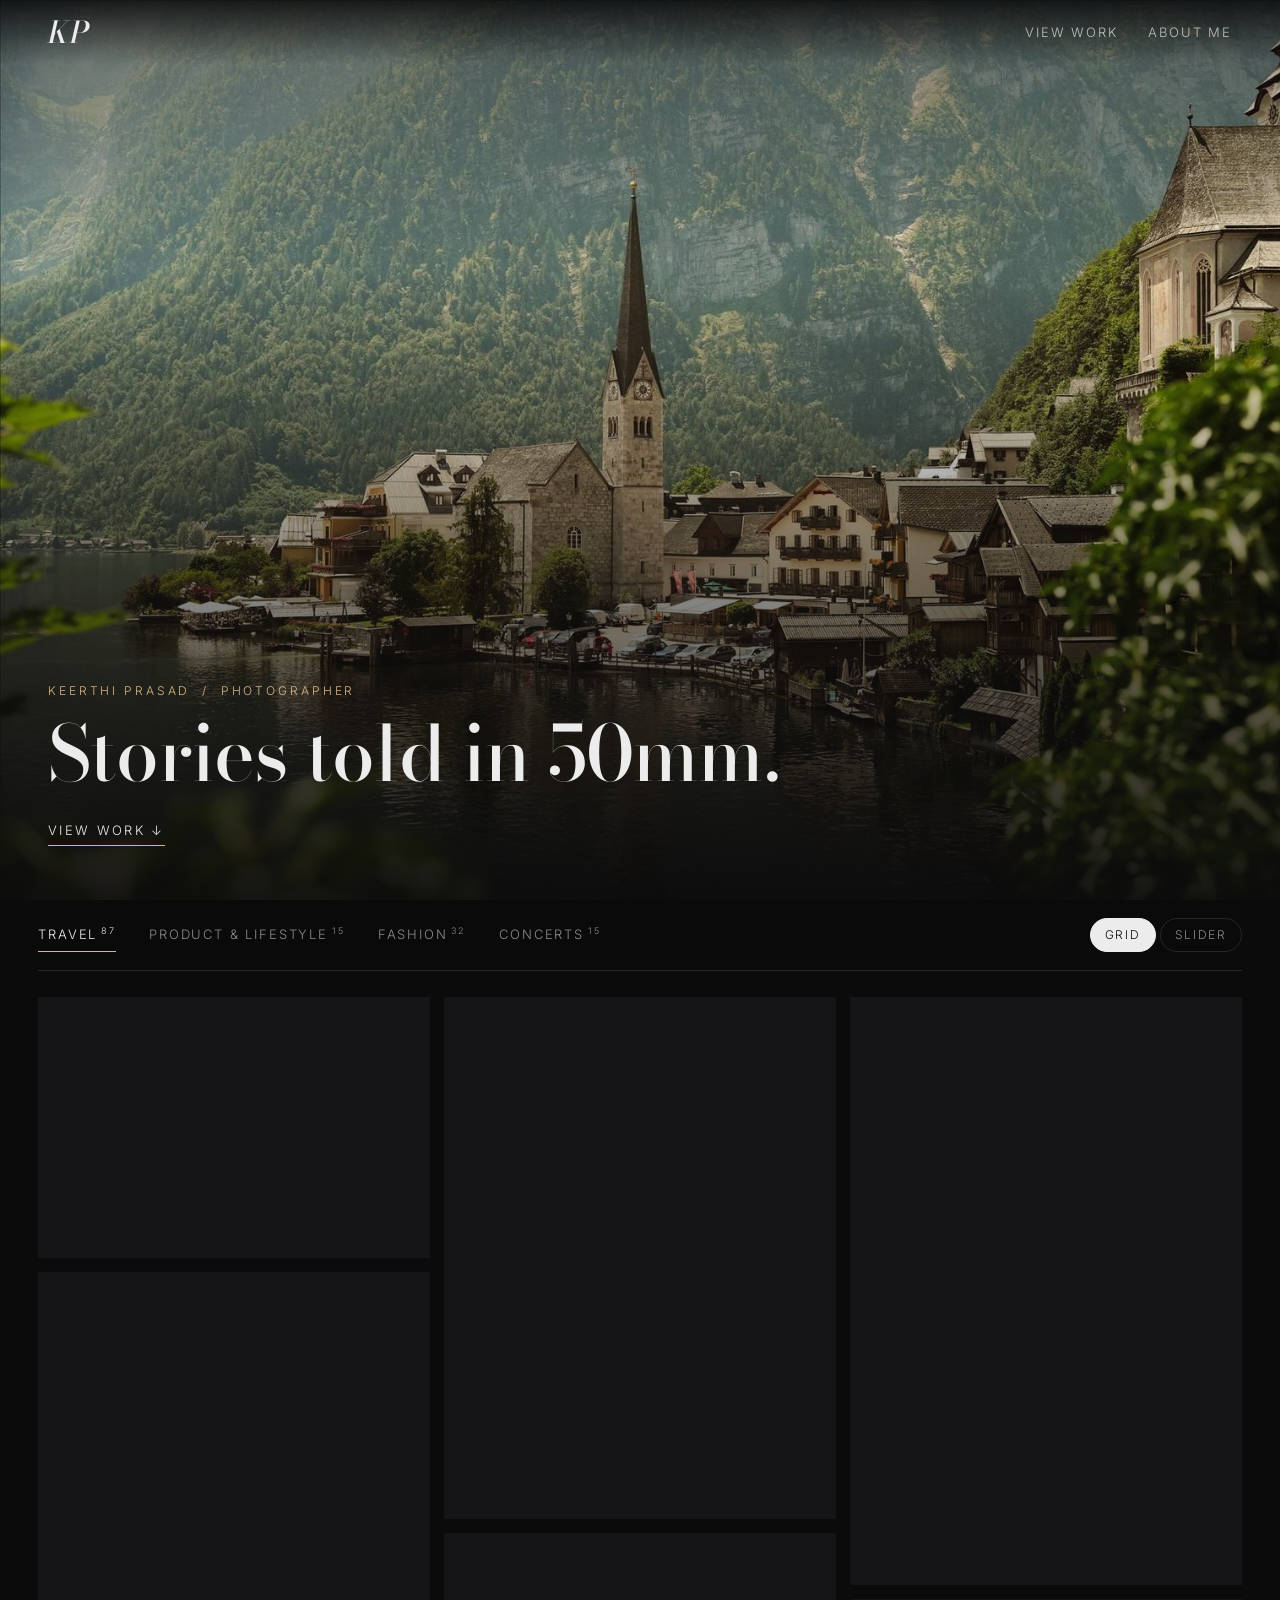
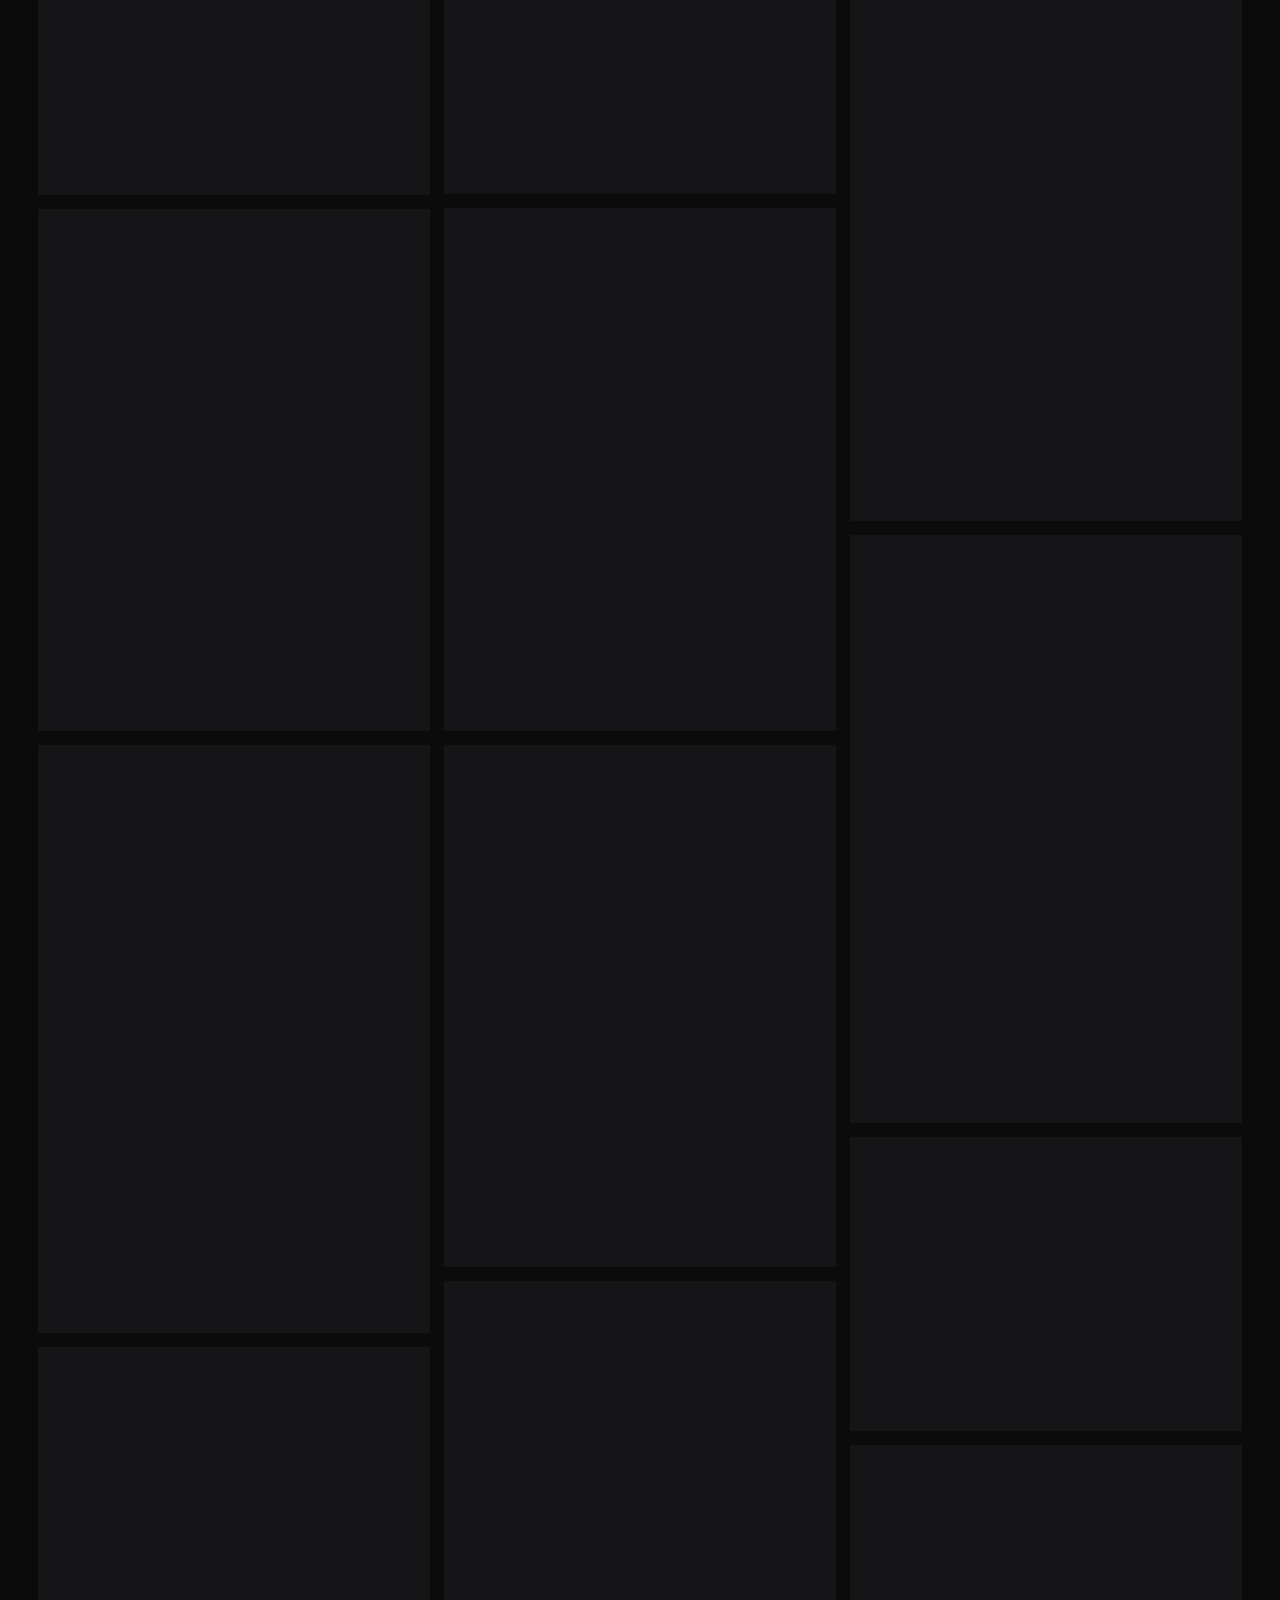
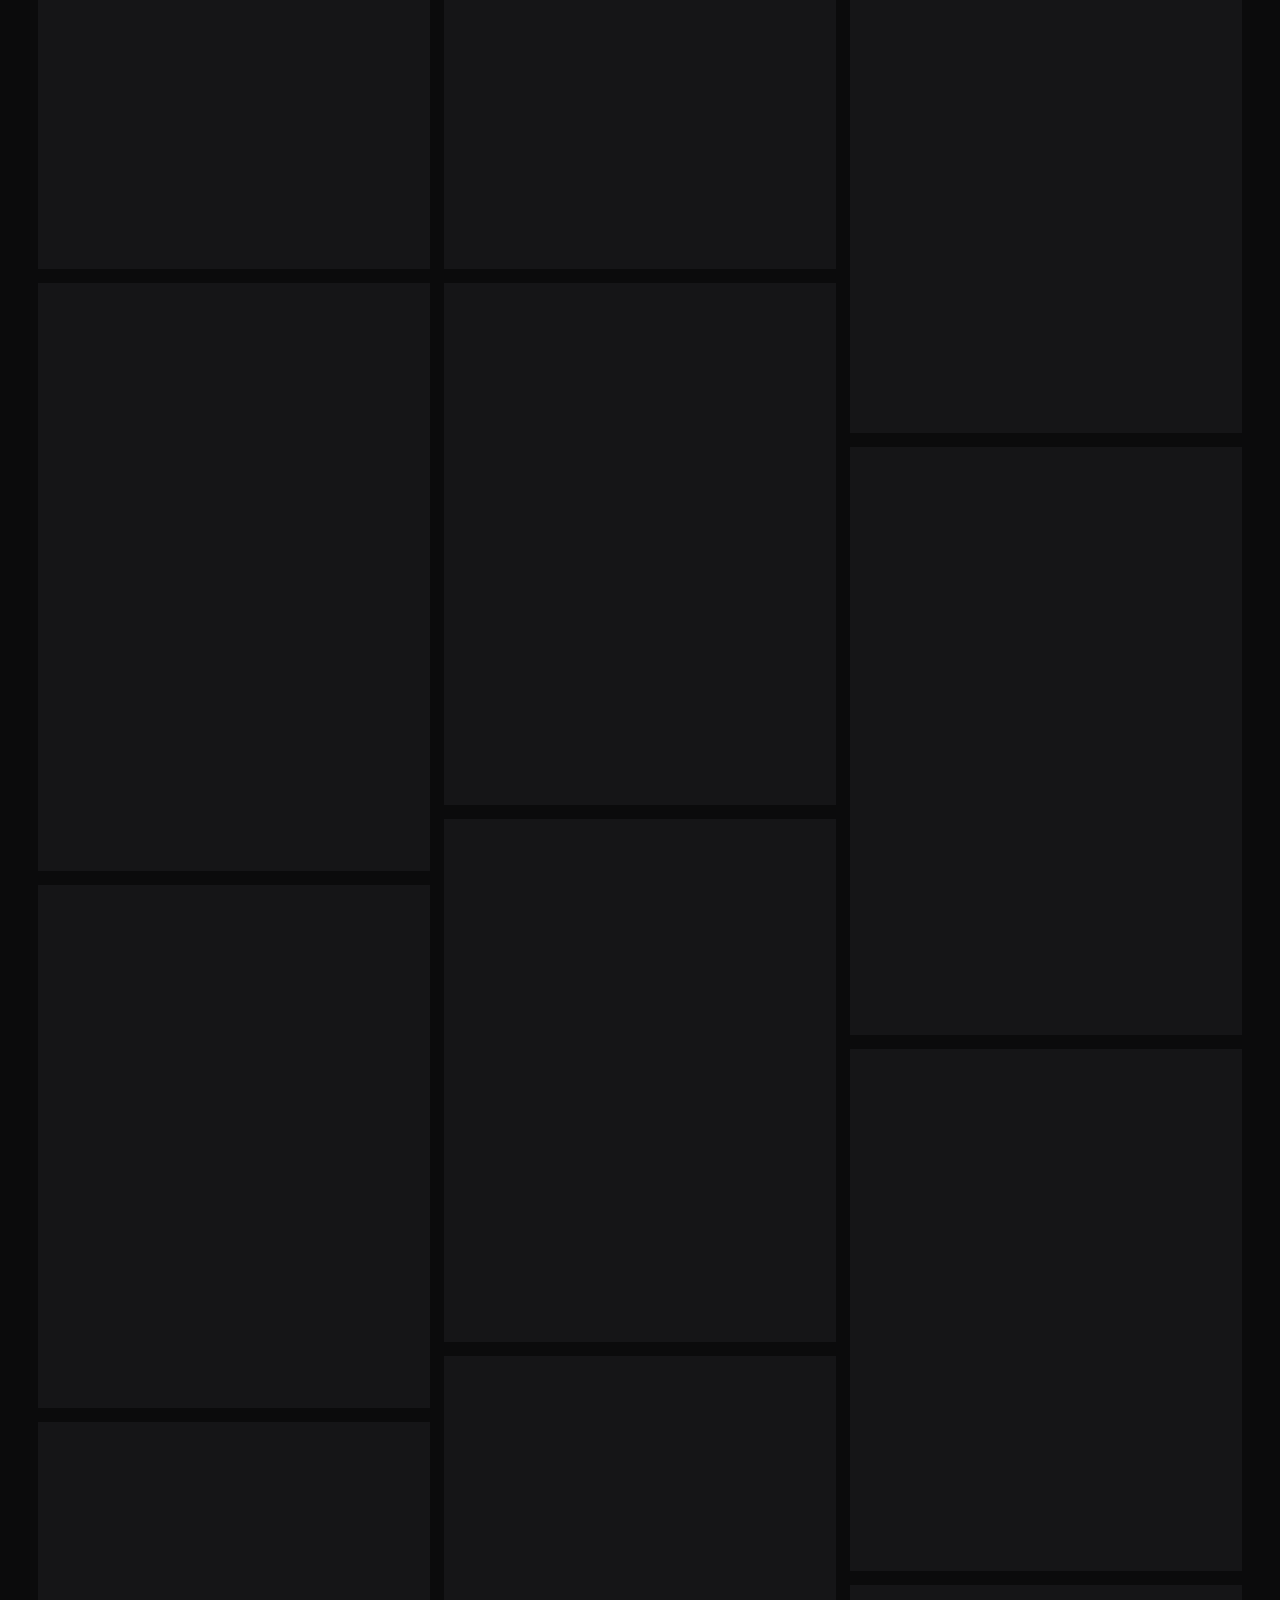
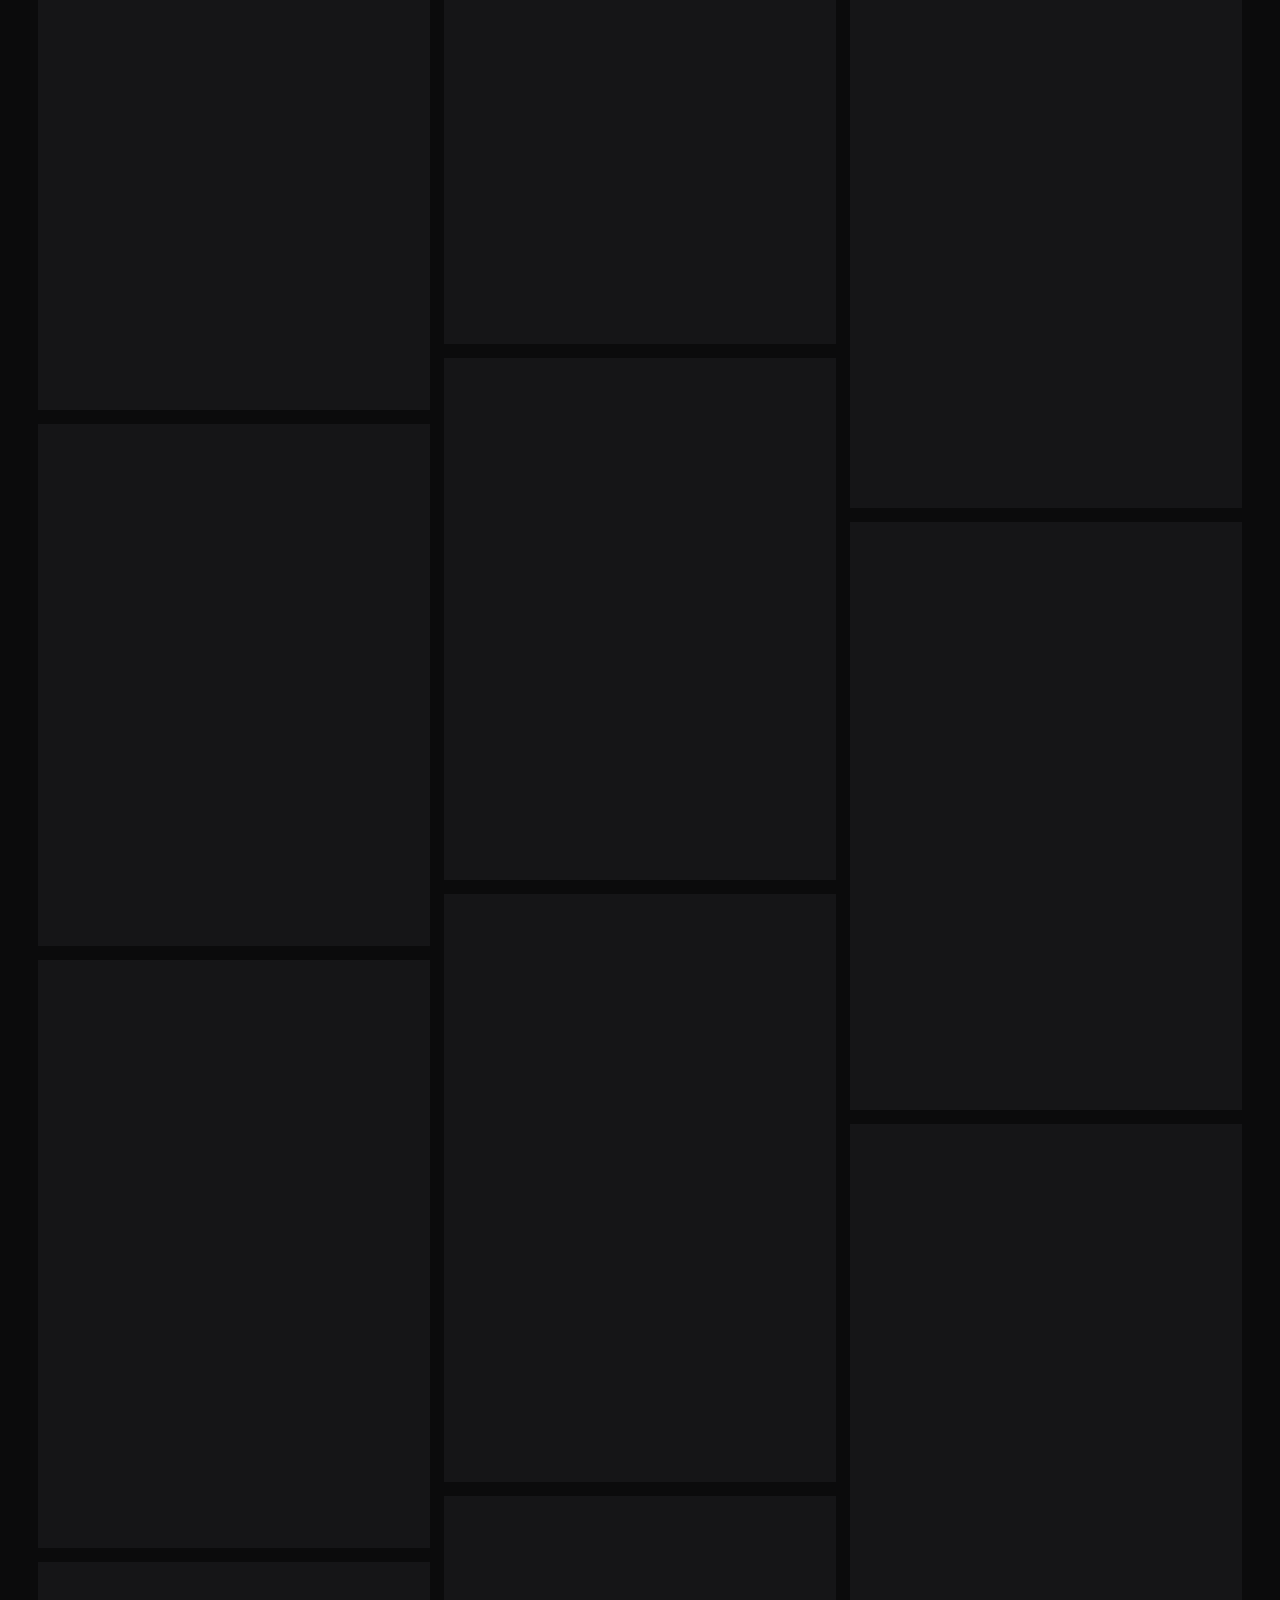
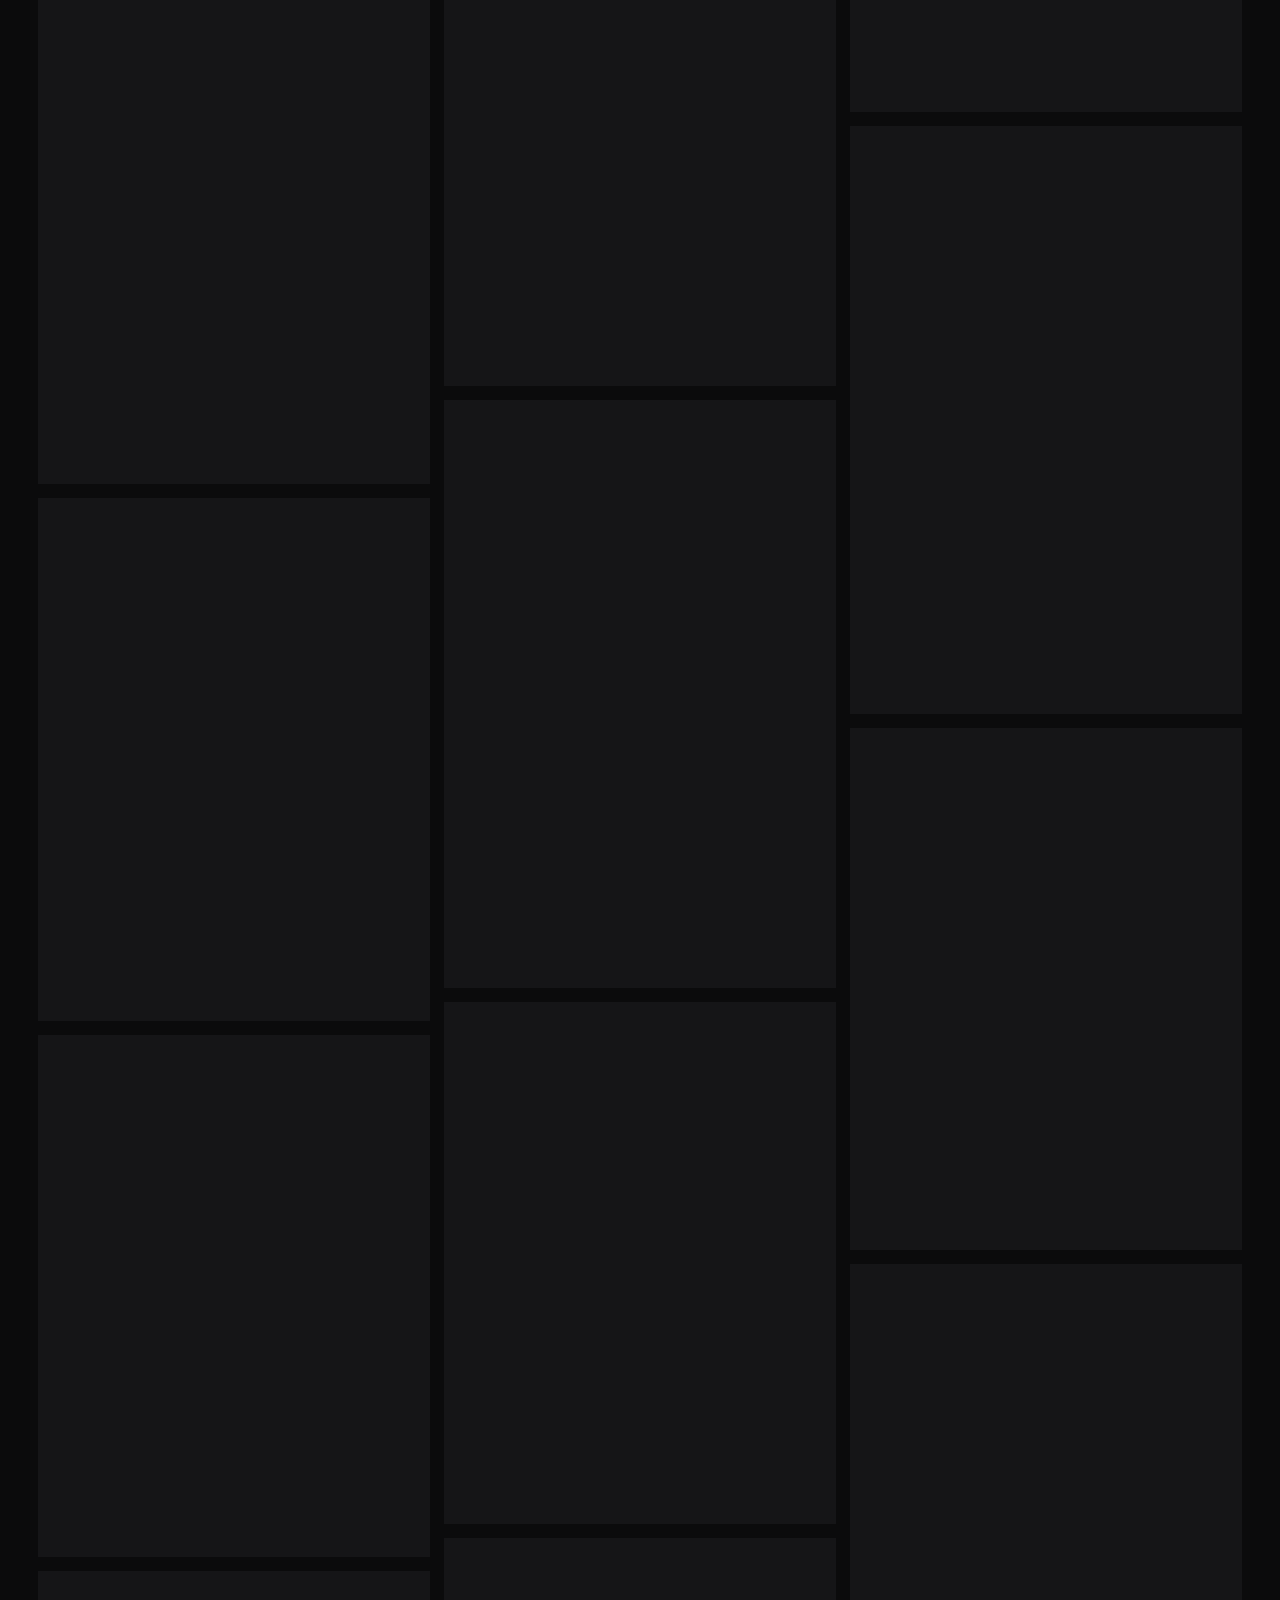
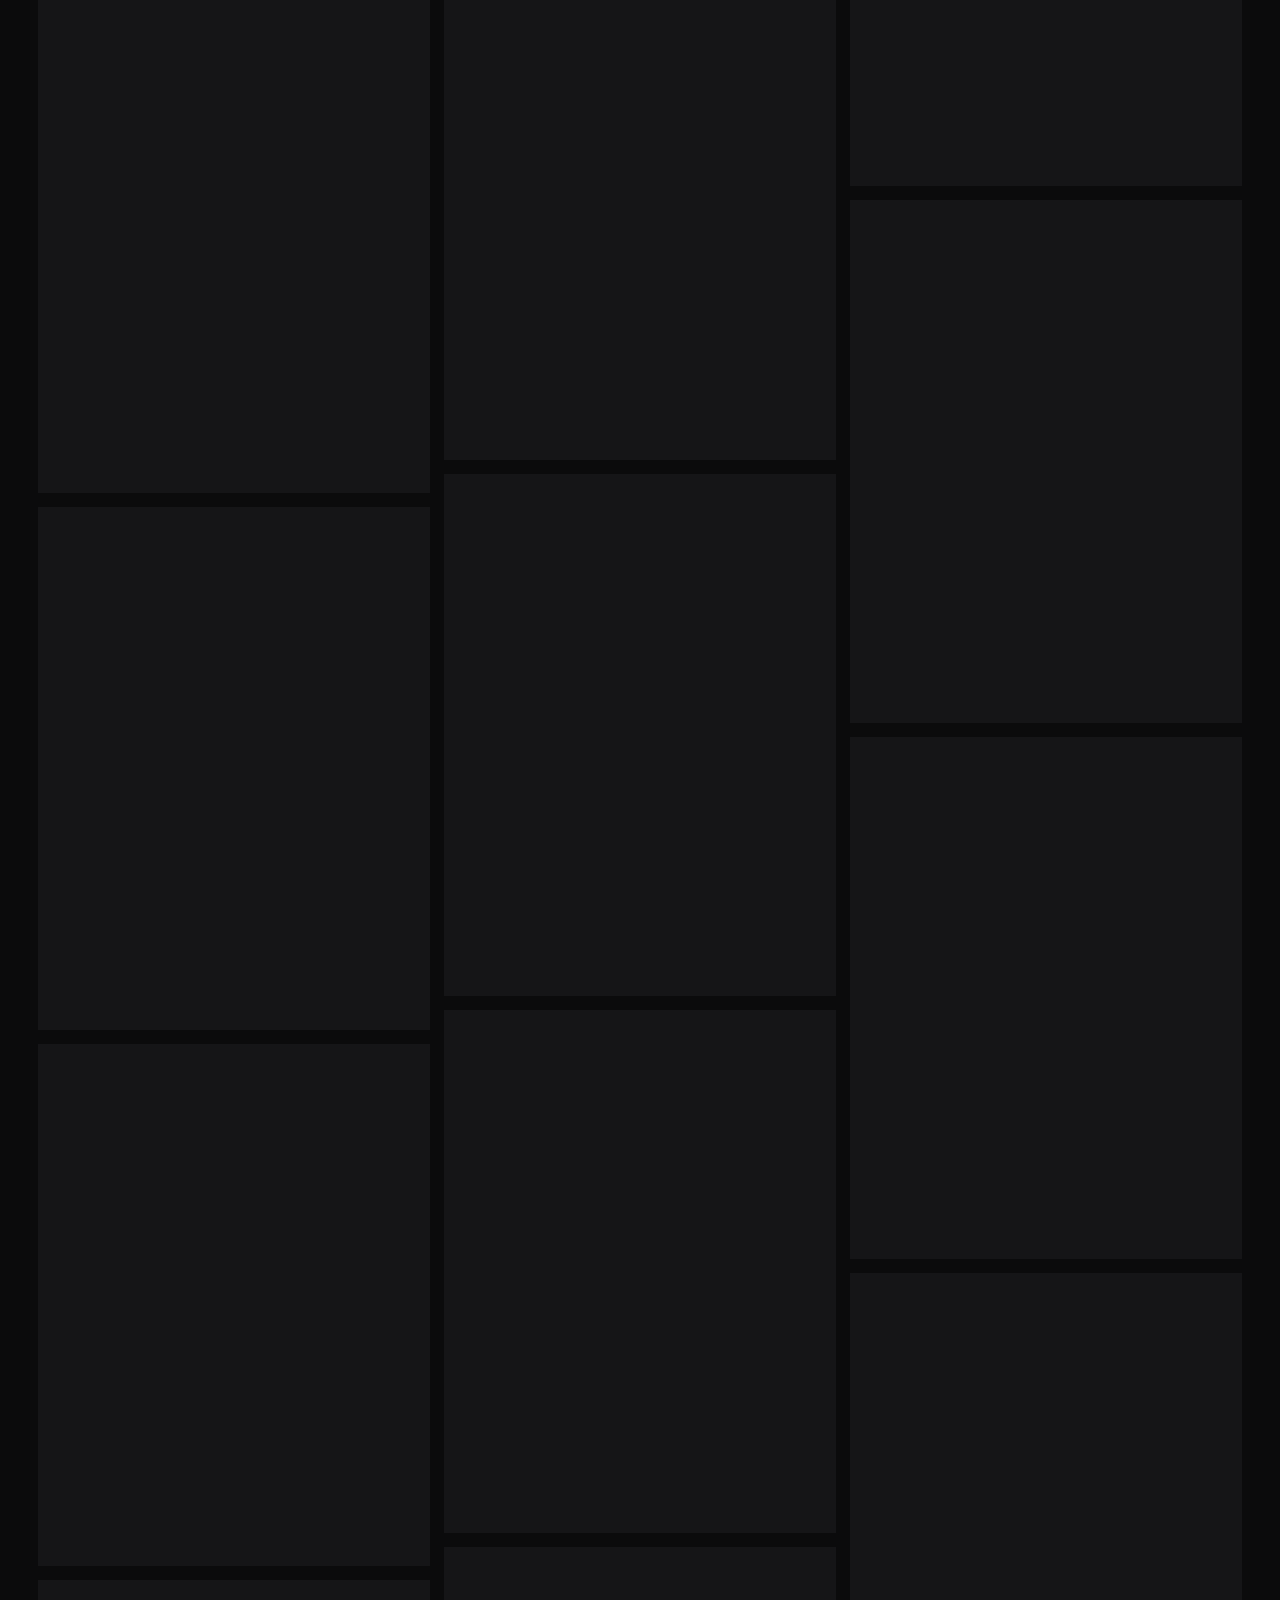
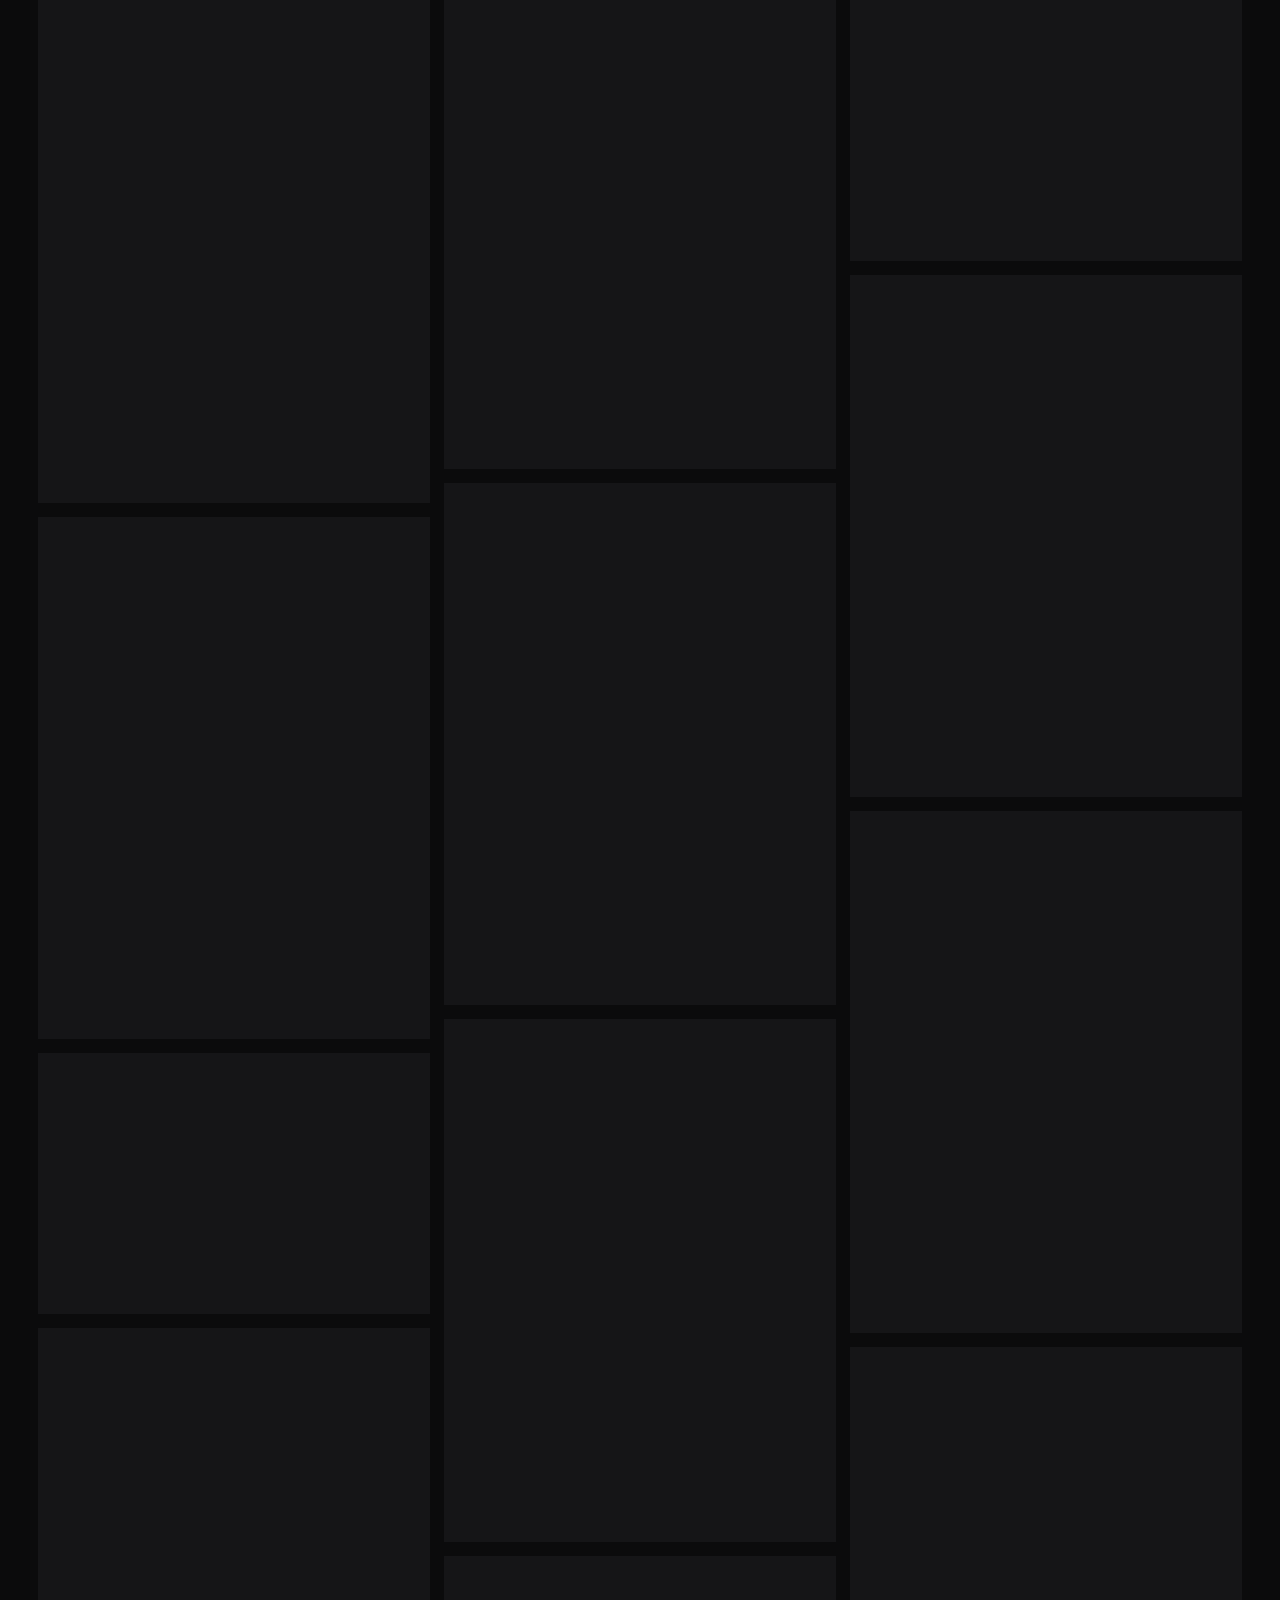
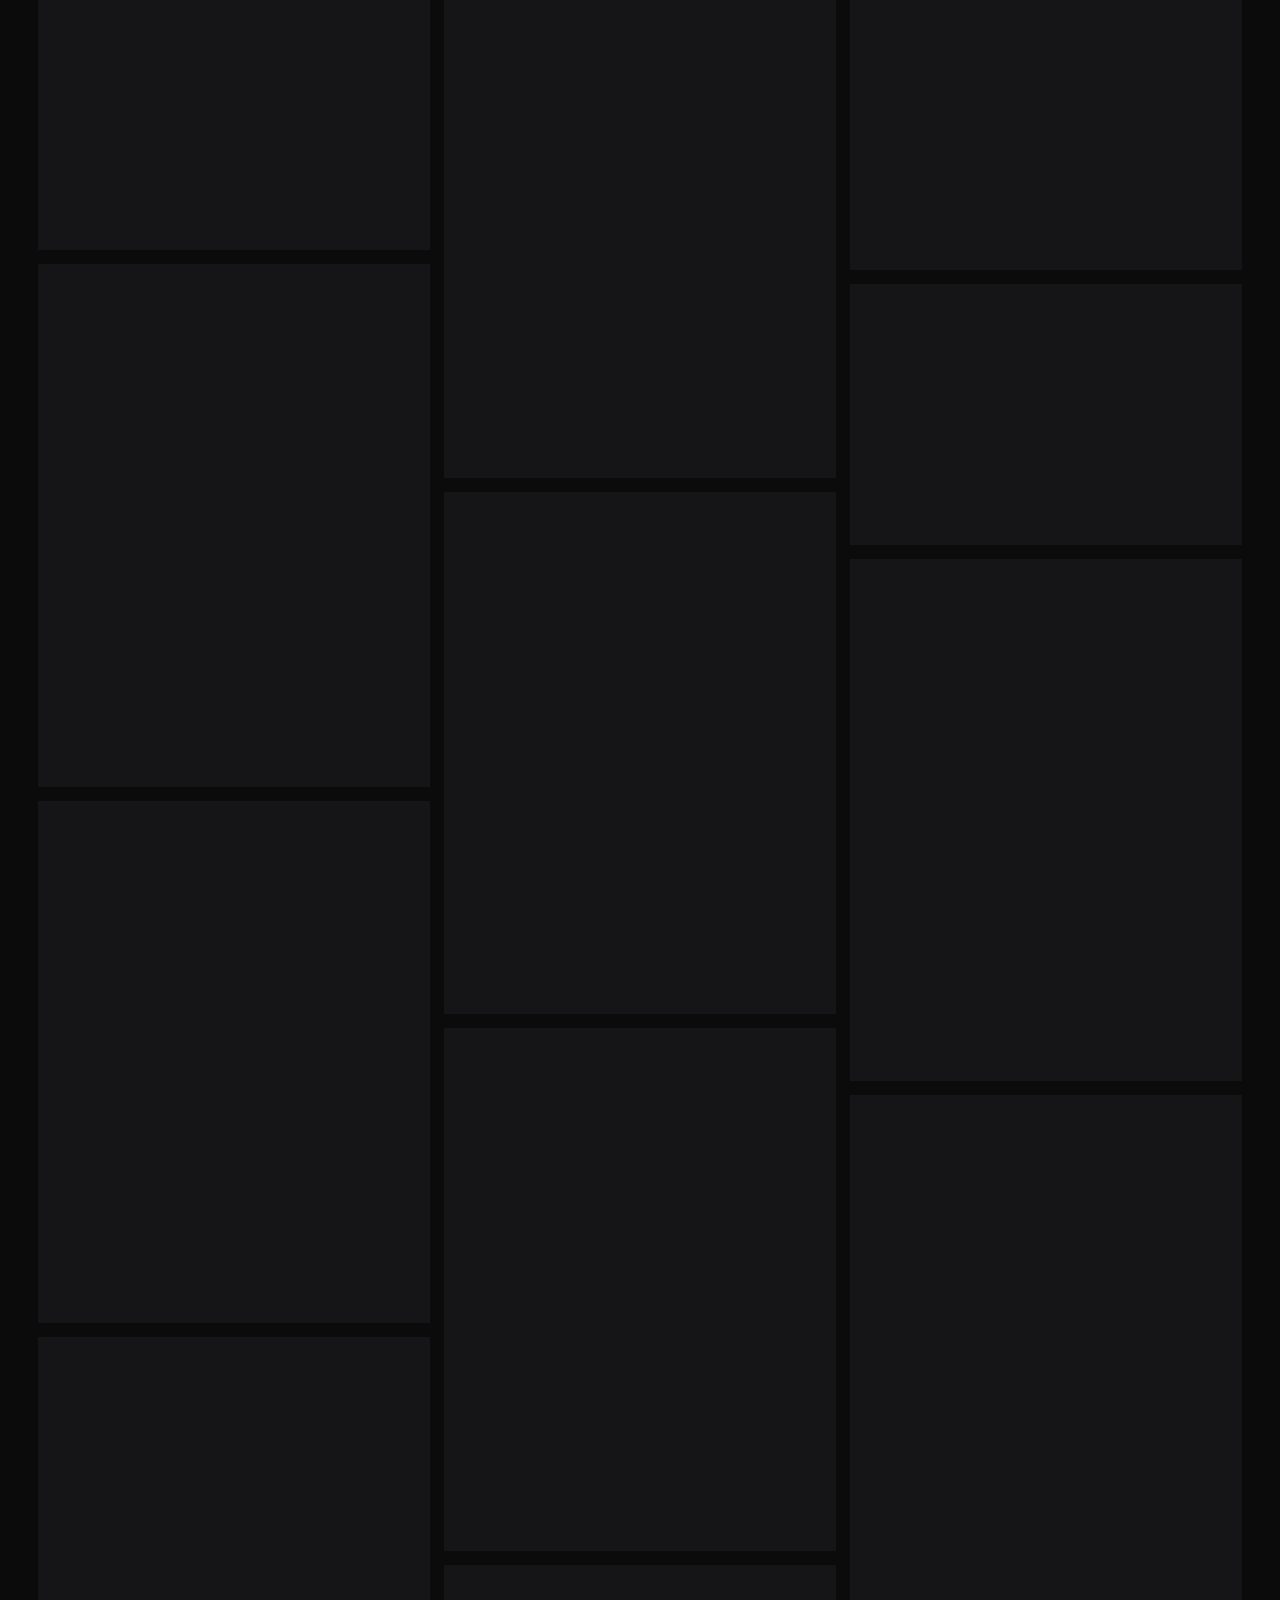
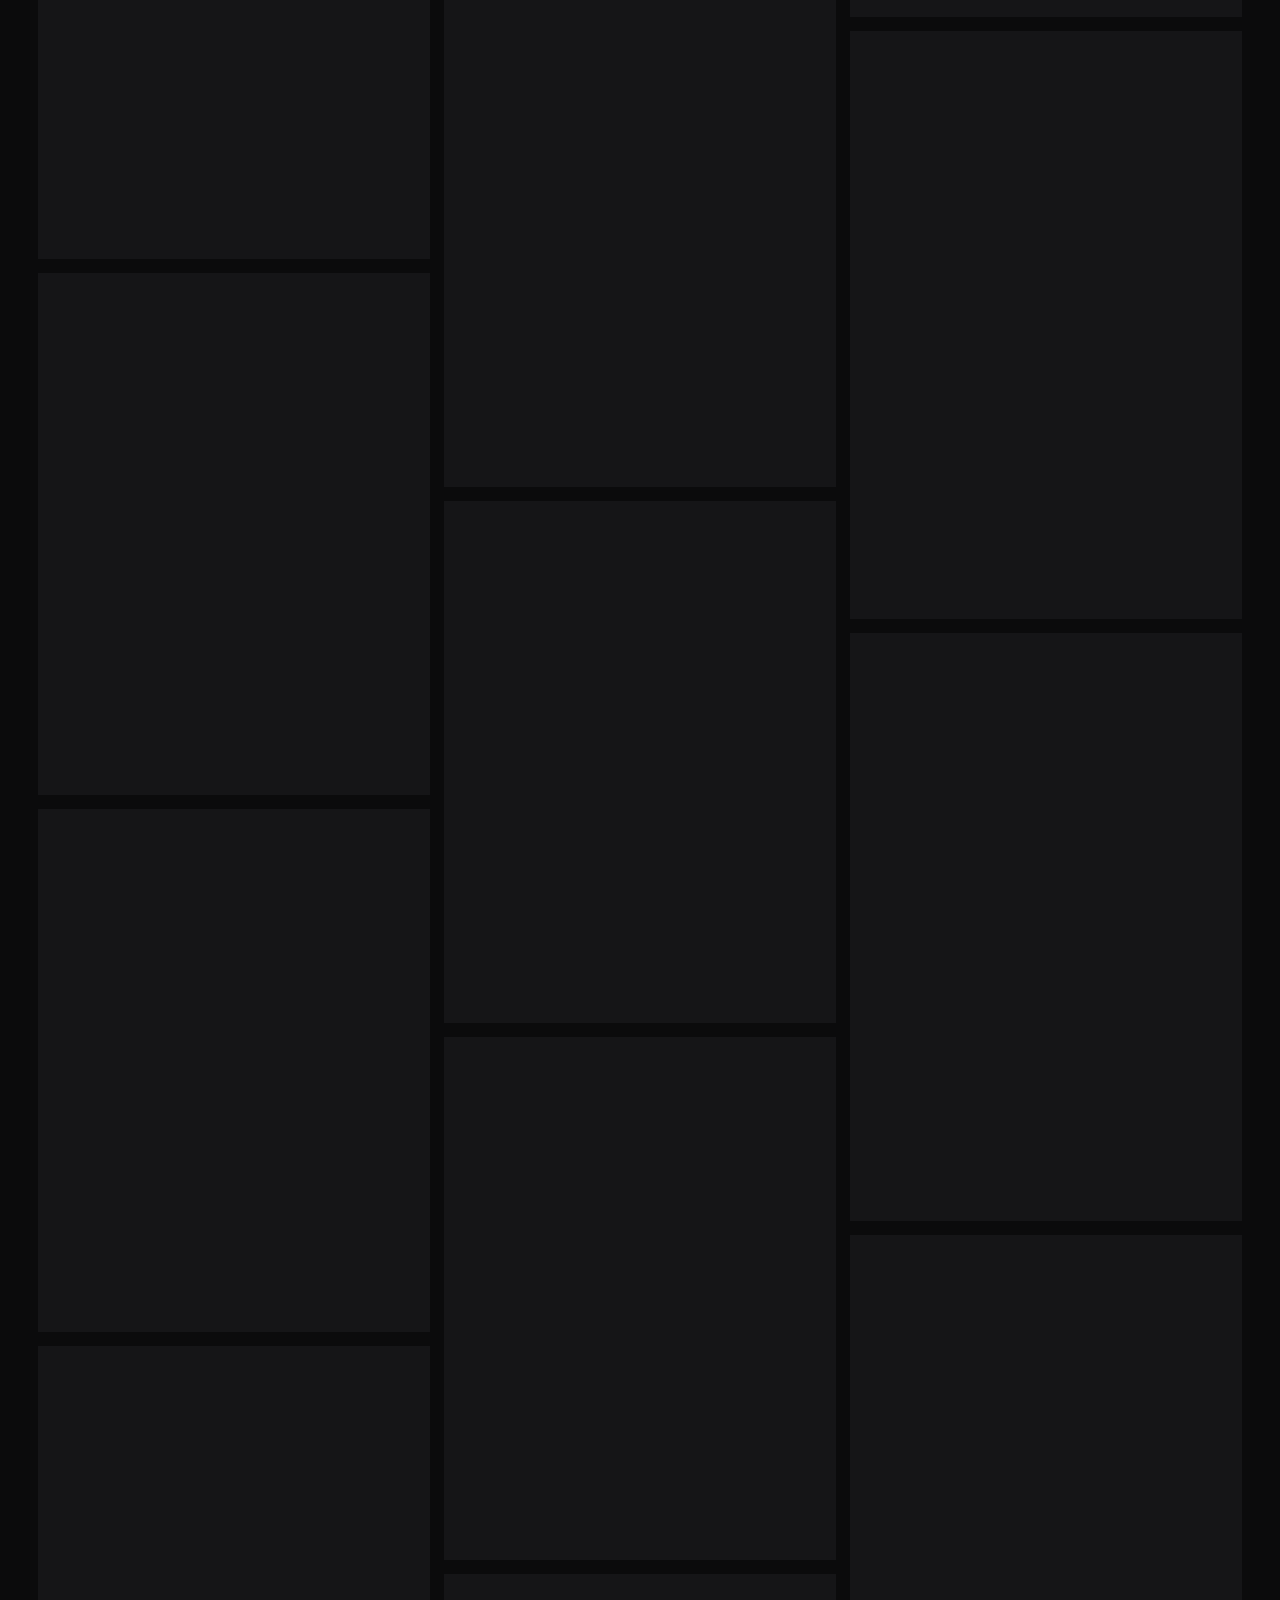
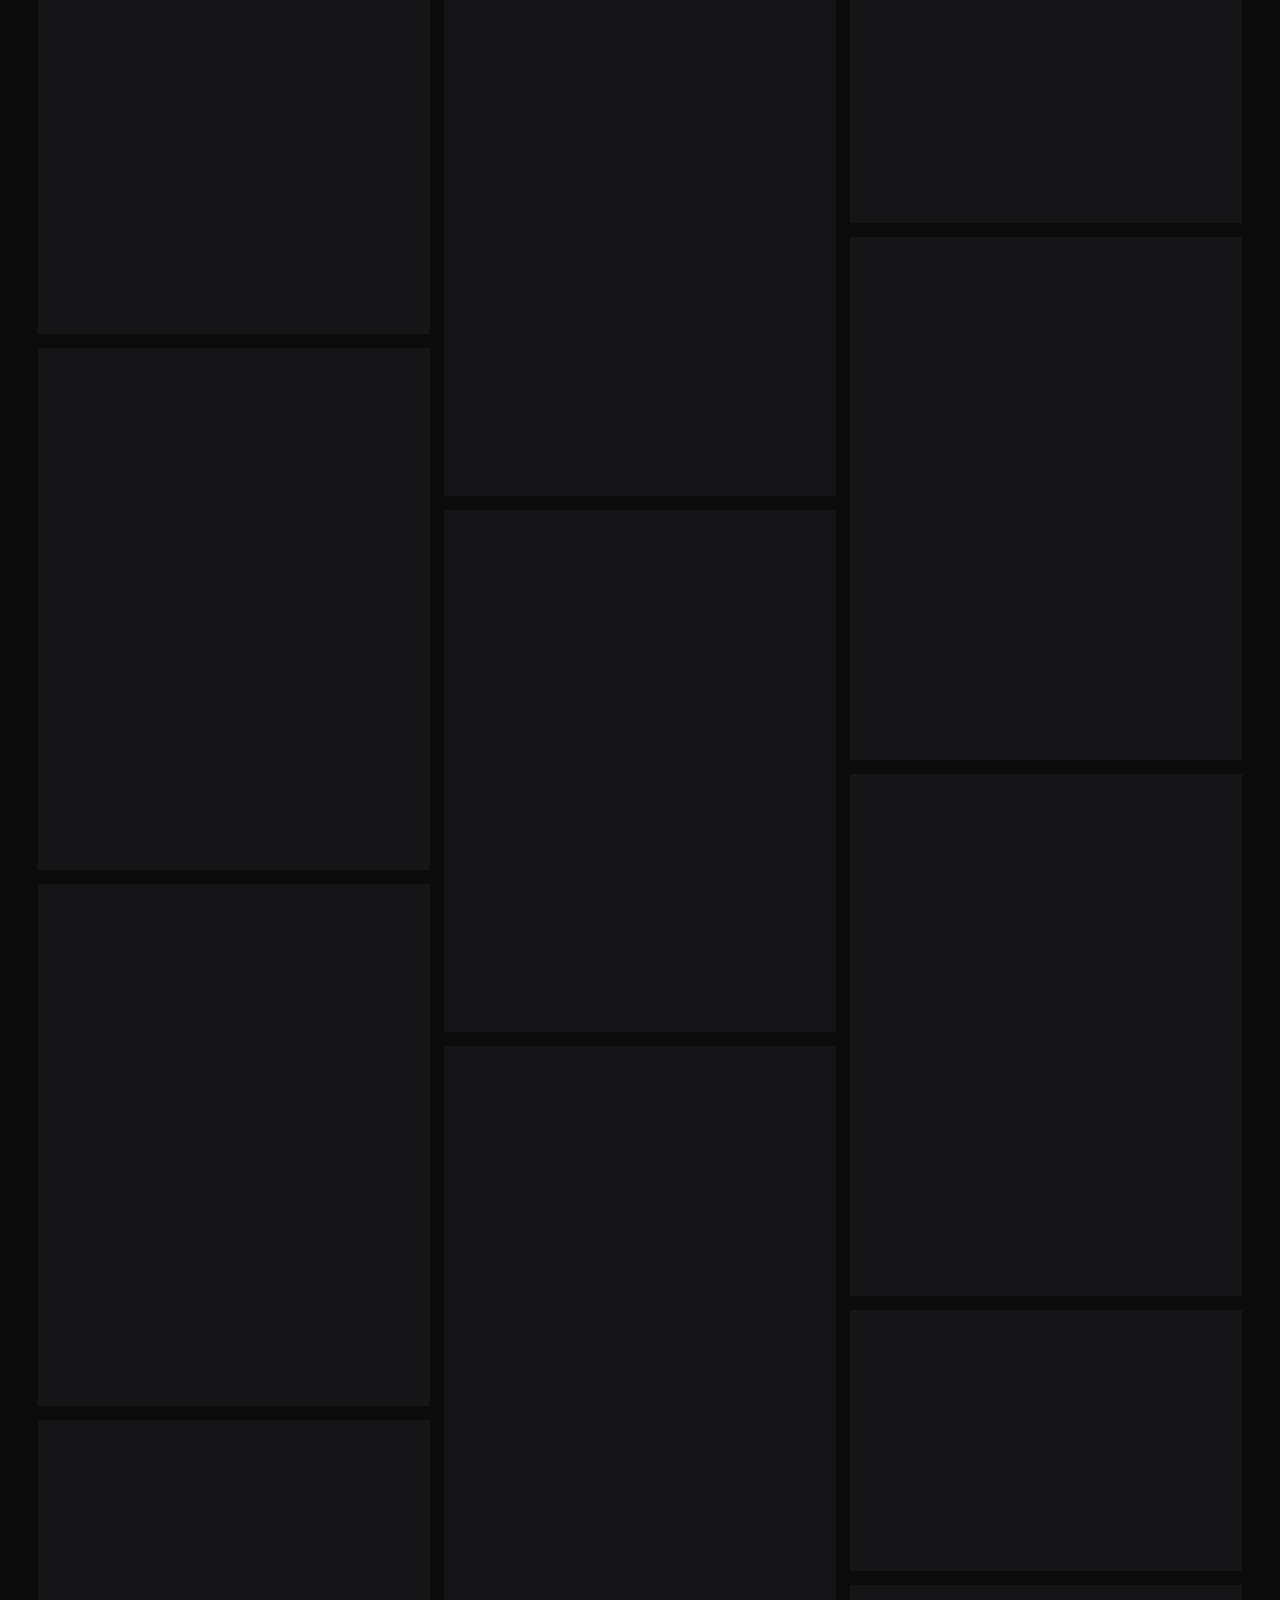
<file: index.html>
<!doctype html>
<html lang="en">
<head>
<meta charset="utf-8">
<meta name="viewport" content="width=device-width,initial-scale=1">
<title>Keerthi Prasad | Photographer</title>
<meta name="description" content="Keerthi Prasad, photographer. Travel, product and lifestyle, fashion and concerts.">
<meta property="og:title" content="Keerthi Prasad | Photographer">
<meta property="og:description" content="Stories told in 50mm. Travel, product and lifestyle, fashion and concerts.">
<meta property="og:type" content="website">
<meta property="og:url" content="https://madan-murali.github.io/50mm-stack/">
<meta property="og:image" content="https://madan-murali.github.io/50mm-stack/og-image.jpg">
<meta property="og:image:width" content="1200">
<meta property="og:image:height" content="630">
<meta property="og:image:alt" content="KP, Keerthi Prasad, photographer">
<meta name="twitter:card" content="summary_large_image">
<meta name="twitter:image" content="https://madan-murali.github.io/50mm-stack/og-image.jpg">
<link rel="icon" href="favicon.ico" sizes="any">
<link rel="icon" type="image/png" sizes="32x32" href="favicon-32.png">
<link rel="apple-touch-icon" href="apple-touch-icon.png">
<link rel="preconnect" href="https://fonts.googleapis.com">
<link rel="preconnect" href="https://fonts.gstatic.com" crossorigin>
<link href="https://fonts.googleapis.com/css2?family=Bodoni+Moda:ital,wght@0,500;1,500&family=Inter:wght@300;400;500&display=swap" rel="stylesheet">
<link rel="stylesheet" href="style.css">
</head>
<body>
<header class="top" id="top">
  <a class="logo" href="#top" aria-label="KP home">KP</a>
  <button class="menu-btn" id="menu-btn" aria-expanded="false" aria-controls="nav">Menu</button>
  <nav id="nav">
    <a href="#work">View work</a>
    <a href="#about">About me</a>
  </nav>
</header>

<section class="hero">
  <div class="reel" id="reel" aria-hidden="true"></div>
  <div class="hero-shade"></div>
  <div class="hero-copy">
    <p class="eyebrow">Keerthi Prasad &nbsp;/&nbsp; Photographer</p>
    <h1>Stories told in 50mm.</h1>
    <a class="cue" href="#work">View work <span>&darr;</span></a>
  </div>
</section>

<section class="work" id="work">
  <div class="bar">
    <div class="tabs" id="tabs" role="tablist"></div>
    <div class="views" id="views">
      <button data-v="grid" class="on" aria-label="Grid view">Grid</button>
      <button data-v="slider" aria-label="Slider view">Slider</button>
    </div>
  </div>
  <div id="stage"></div>
</section>

<section class="about" id="about">
  <div class="about-photo" id="about-photo">
    <img src="img/keerthi.jpg" width="1200" height="1500" loading="lazy" alt="Keerthi Prasad">
  </div>
  <div class="about-copy">
    <p class="eyebrow">About me</p>
    <h2>Hi, I'm Keerthi.</h2>
    <p class="bio">I'm a photographer working across travel, product, fashion and live music. On weekends I shoot for brands and events, and whenever I travel, the camera comes along.</p>
    <p class="cta">Shooting a brand, an event or a trip? Let's talk.</p>
    <dl class="details">
      <div><dt>Email</dt><dd><a href="mailto:keerthiprasad73@gmail.com">keerthiprasad73@gmail.com</a></dd></div>
      <div><dt>Phone</dt><dd><a href="tel:+917204233006">+91 72042 33006</a></dd></div>
      <div><dt>Instagram</dt><dd><a href="https://www.instagram.com/50mmstack/" target="_blank" rel="noopener">@50mmstack</a></dd></div>
    </dl>
  </div>
</section>
<footer><span>&copy; <span id="yr"></span> Keerthi Prasad</span><span>All images are protected. Please ask before using.</span></footer>

<div class="lb" id="lb" hidden>
  <button class="lb-x" aria-label="Close">&times;</button>
  <button class="lb-p" aria-label="Previous">&lsaquo;</button>
  <button class="lb-n" aria-label="Next">&rsaquo;</button>
  <img id="lb-img" alt="">
  <div class="lb-c" id="lb-c"></div>
</div>
<script src="data.js"></script>
<script src="main.js"></script>
</body>
</html>
</file>
<file: style.css>
:root{--hh:64px;--bg:#0b0b0c;--fg:#ececec;--mut:#8b8b90;--acc:#d9b382;--line:#26262a}
*{box-sizing:border-box;margin:0;padding:0}
html{scroll-behavior:smooth;background:var(--bg)}
body{background:var(--bg);color:var(--fg);font:300 16px/1.6 Inter,system-ui,sans-serif;-webkit-font-smoothing:antialiased}
a{color:inherit;text-decoration:none}
button{font:inherit;color:inherit;background:none;border:0;cursor:pointer}
.top{position:fixed;inset:0 0 auto 0;z-index:20;height:calc(var(--hh) + env(safe-area-inset-top,0px));display:flex;justify-content:space-between;align-items:center;padding:env(safe-area-inset-top,0px) clamp(18px,4vw,48px) 0;background:linear-gradient(#0b0b0cd9,transparent);transition:background .25s}
.top.solid,.top.open{background:#0b0b0cf5}
.menu-btn{display:none}
.logo{font:italic 500 30px/1 "Bodoni Moda",serif;letter-spacing:.04em}
.top nav{display:flex;gap:clamp(14px,2.4vw,32px);font-size:13px;letter-spacing:.14em;text-transform:uppercase}
.top nav a{opacity:.75;transition:.2s}.top nav a:hover{opacity:1;color:var(--acc)}
.hero{position:relative;height:100svh;min-height:560px;overflow:hidden}
.reel{display:flex;gap:6px;height:100%;width:max-content;animation:slide 90s linear infinite}
.reel img{height:100%;width:auto;flex:none;object-fit:cover}
@keyframes slide{to{transform:translateX(-50%)}}
.hero-shade{position:absolute;inset:0;background:linear-gradient(180deg,#0b0b0c66 0,#0b0b0c00 30%,#0b0b0cf2 100%)}
.hero-copy{position:absolute;left:clamp(18px,4vw,48px);right:clamp(18px,4vw,48px);bottom:clamp(28px,6vh,64px);max-width:900px}
.eyebrow{font-size:12px;letter-spacing:.24em;text-transform:uppercase;color:var(--acc);margin-bottom:14px}
h1{font:500 clamp(34px,6vw,84px)/1.04 "Bodoni Moda",serif;letter-spacing:-.01em}
.cue{display:inline-block;margin-top:26px;font-size:13px;letter-spacing:.18em;text-transform:uppercase;border-bottom:1px solid var(--acc);padding-bottom:4px;transition:color .2s}
.cue:hover{color:var(--acc)}
.work{padding:0 clamp(12px,3vw,40px) 90px;scroll-margin-top:calc(var(--hh) + env(safe-area-inset-top,0px))}
.bar{position:sticky;top:calc(var(--hh) + env(safe-area-inset-top,0px));z-index:15;display:flex;justify-content:space-between;align-items:center;gap:16px;flex-wrap:wrap;padding:18px 0;background:#0b0b0cee;backdrop-filter:blur(10px);border-bottom:1px solid var(--line);margin-bottom:26px}
.tabs{position:relative;display:flex;gap:clamp(14px,2.6vw,34px);flex-wrap:wrap}
.tabs button{white-space:nowrap}
.tabs button{font-size:13px;letter-spacing:.14em;text-transform:uppercase;color:var(--mut);padding:6px 0;border-bottom:1px solid transparent;transition:.2s}
.tabs button sup{font-size:9px;margin-left:4px}
.tabs button:hover{color:var(--fg)}
.tabs button.on{color:var(--fg);border-color:var(--acc)}
.views{display:flex;gap:4px}
.views button{font-size:12px;letter-spacing:.14em;text-transform:uppercase;color:var(--mut);padding:6px 14px;border:1px solid var(--line);border-radius:99px}
.views button.on{color:var(--bg);background:var(--fg);border-color:var(--fg)}
#stage{animation:fade .5s}
@keyframes fade{from{opacity:0;transform:translateY(8px)}}
.grid{display:flex;gap:14px;align-items:flex-start}
.grid .col{flex:1;min-width:0;display:flex;flex-direction:column;gap:14px}
.grid figure{overflow:hidden;background:#151517;cursor:zoom-in}
.grid img{display:block;width:100%;height:auto;transition:transform .6s}
.grid figure:hover img{transform:scale(1.035)}
.track{display:flex;gap:14px;overflow-x:auto;scroll-snap-type:x mandatory;padding-bottom:14px;scrollbar-width:thin;scrollbar-color:#333 transparent}
.track figure{flex:none;height:min(78vh,900px);scroll-snap-align:center;cursor:zoom-in;background:#151517}
.track img{height:100%;width:auto;display:block}
.arrows{display:flex;gap:10px;justify-content:flex-end;margin-top:12px}
.arrows button{width:46px;height:46px;border:1px solid var(--line);border-radius:50%;font-size:22px;transition:.2s}
.arrows button:hover{background:var(--fg);color:var(--bg)}
.about{display:grid;grid-template-columns:minmax(0,5fr) minmax(0,6fr);gap:clamp(28px,5vw,80px);align-items:center;padding:clamp(80px,10vw,130px) clamp(18px,4vw,48px);border-top:1px solid var(--line);max-width:1300px;margin:0 auto;scroll-margin-top:40px}
.about-photo{aspect-ratio:4/5;max-width:100%;background:#151517;overflow:hidden}
.about-photo img{width:100%;height:100%;object-fit:cover;display:block}
.ph{height:100%;display:flex;align-items:center;justify-content:center;text-align:center;padding:24px;border:1px dashed #3a3a40;color:var(--mut);font-size:13px;letter-spacing:.14em;text-transform:uppercase}
.about-copy{min-width:0}
.about h2{font:500 clamp(34px,4.6vw,64px)/1.05 "Bodoni Moda",serif;text-wrap:balance;margin-bottom:22px}
.bio{font-size:clamp(16px,1.4vw,19px);color:#cfcfd2;max-width:34em;margin-bottom:34px}
.cta{font:italic 500 clamp(18px,1.8vw,24px)/1.3 "Bodoni Moda",serif;color:var(--acc);margin-bottom:20px}
.details{display:flex;flex-direction:column;border-top:1px solid var(--line)}
.details div{display:grid;grid-template-columns:110px minmax(0,1fr);gap:16px;padding:14px 0;border-bottom:1px solid var(--line);align-items:baseline}
.details dt{font-size:11px;letter-spacing:.2em;text-transform:uppercase;color:var(--mut)}
.details dd{font-size:clamp(15px,1.5vw,19px);overflow-wrap:anywhere;user-select:text}
.details a{transition:.2s}.details a:hover{color:var(--acc)}
footer{display:flex;justify-content:space-between;gap:12px;flex-wrap:wrap;padding:22px clamp(18px,4vw,48px);border-top:1px solid var(--line);font-size:12px;color:var(--mut)}
.lb{position:fixed;inset:0;z-index:50;background:#050506f5;display:flex;align-items:center;justify-content:center;animation:fade .25s}
.lb[hidden]{display:none}
.lb img{max-width:94vw;max-height:88vh;object-fit:contain}
.lb button{position:absolute;color:#fff;opacity:.7;transition:.2s}.lb button:hover{opacity:1}
.lb-x{top:14px;right:22px;font-size:38px}
.lb-p,.lb-n{top:50%;transform:translateY(-50%);font-size:56px;padding:10px 18px}
.lb-p{left:8px}.lb-n{right:8px}
.lb-c{position:absolute;bottom:16px;left:0;right:0;text-align:center;font-size:12px;letter-spacing:.2em;text-transform:uppercase;color:var(--mut)}
@media(max-width:700px){
 :root{--hh:60px}
 .menu-btn{display:flex;align-items:center;gap:8px;font-size:12px;letter-spacing:.2em;text-transform:uppercase;padding:10px 0 10px 12px}
 .menu-btn::after{content:"";width:16px;height:7px;border-top:1px solid currentColor;border-bottom:1px solid currentColor;transition:.2s}
 .top.open .menu-btn::after{height:0;border-bottom:0;transform:rotate(0)}
 .top nav{display:none;position:absolute;top:100%;left:0;right:0;flex-direction:column;gap:0;padding:4px clamp(18px,4vw,48px) 18px;background:#0b0b0cf5;border-bottom:1px solid var(--line);font-size:14px}
 .top.open nav{display:flex}
 .top nav a{opacity:1;padding:14px 0;border-top:1px solid var(--line)}
 .bar{flex-wrap:nowrap;gap:10px;padding:12px 0;margin-bottom:16px}
 .tabs{flex:1;min-width:0;flex-wrap:nowrap;gap:22px;overflow-x:auto;scrollbar-width:none;-webkit-overflow-scrolling:touch;padding-right:28px;-webkit-mask-image:linear-gradient(90deg,#000 calc(100% - 36px),transparent);mask-image:linear-gradient(90deg,#000 calc(100% - 36px),transparent)}
 .tabs::-webkit-scrollbar{display:none}
 .tabs button{flex:none;font-size:12px}
 .views{flex:none}
 .views button{padding:5px 10px;font-size:10px}
 .about{grid-template-columns:1fr}
 .details div{grid-template-columns:84px minmax(0,1fr)}
 .grid,.grid .col{gap:8px}
 .track figure{height:62vh}
 .lb-p,.lb-n{font-size:40px;padding:8px}
}
@media(prefers-reduced-motion:reduce){.reel{animation:none}html{scroll-behavior:auto}}
</file>
